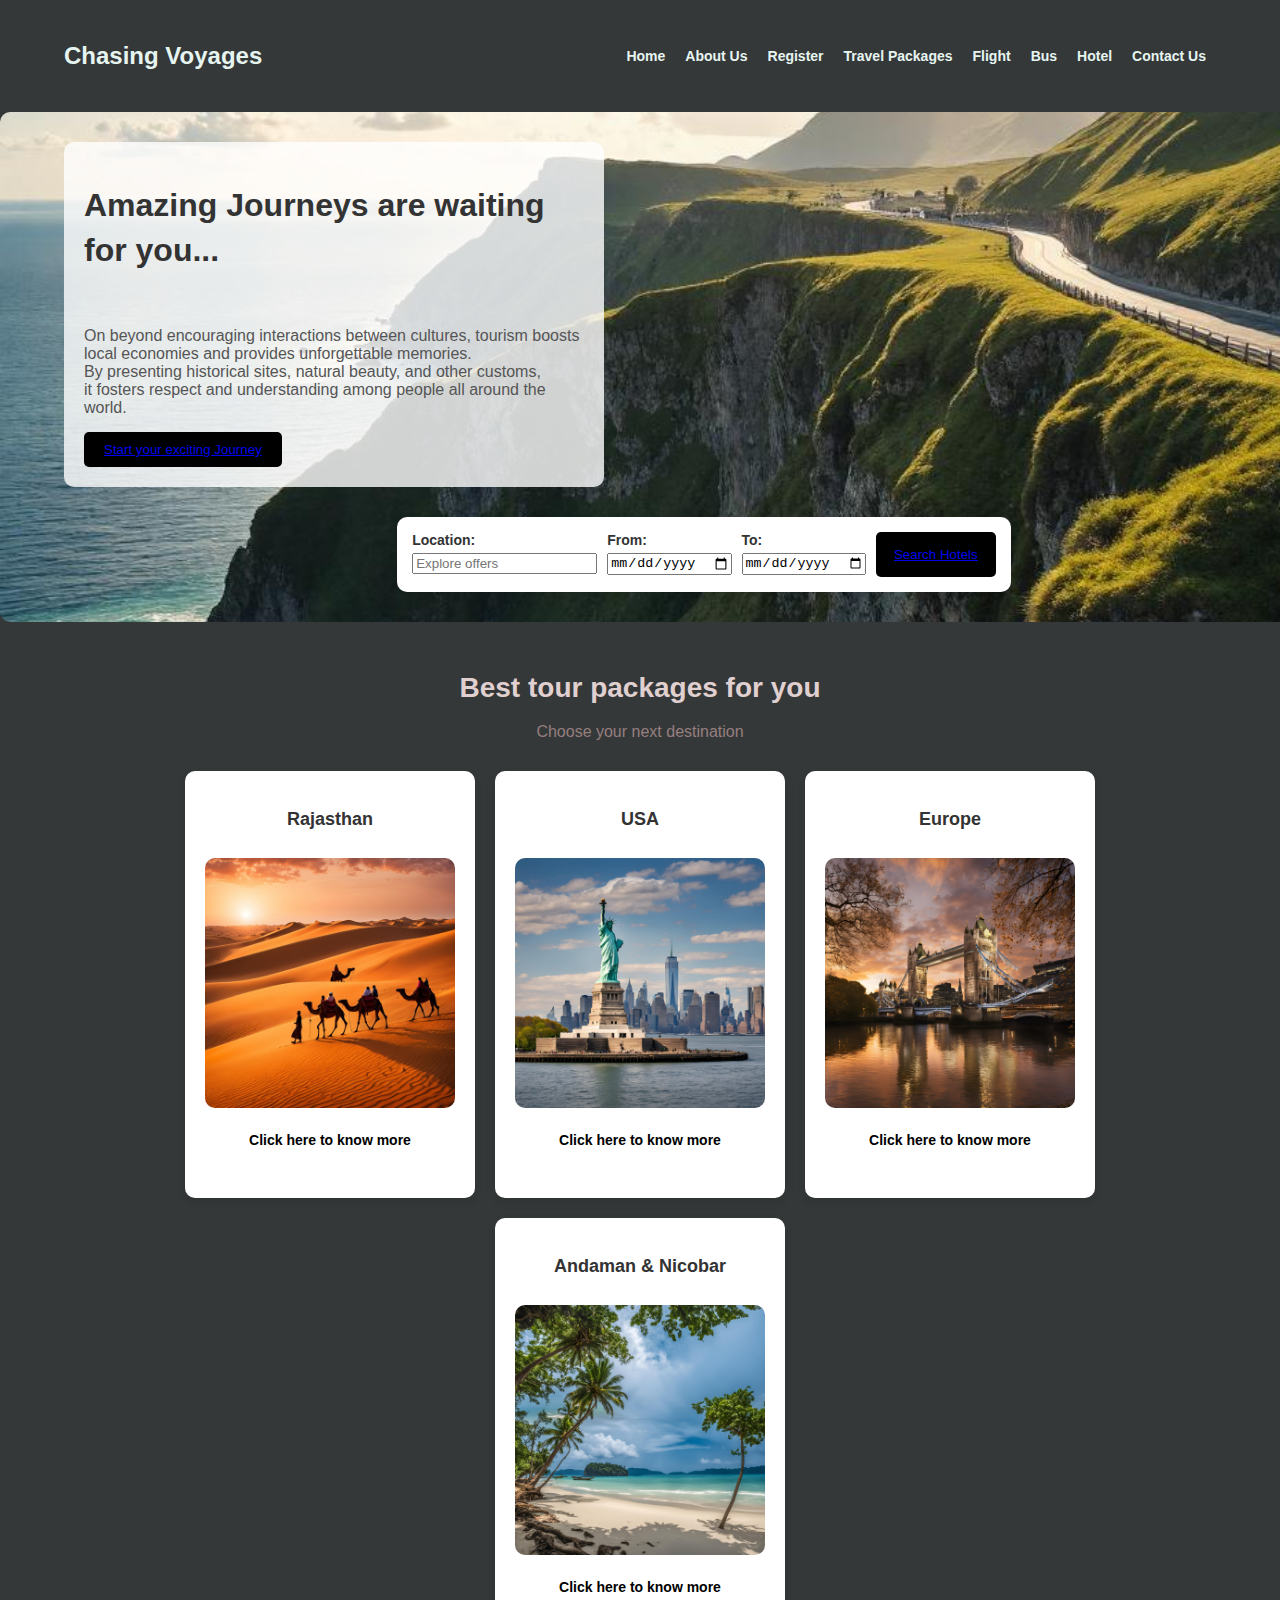
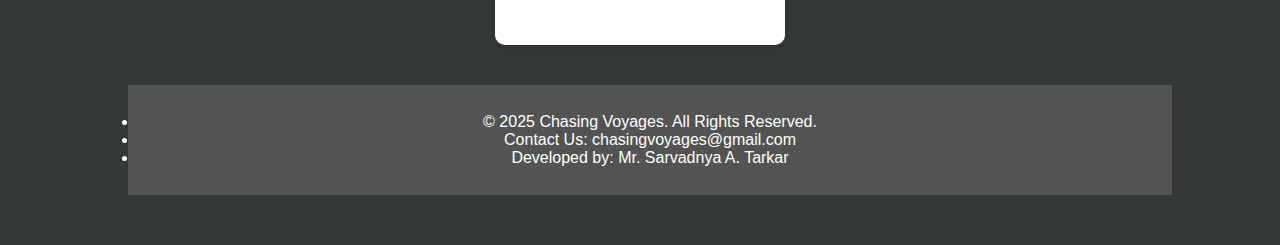
<file: index.html>
<!DOCTYPE html>
<html lang="en">

<head>
  <meta charset="UTF-8">
  <meta name="viewport" content="width=device-width, initial-scale=1.0">
  <title>Chasing Voyages - Home</title>
  <link rel="stylesheet" href="/css/home.css">
  <link rel="stylesheet" href="https://cdnjs.cloudflare.com/ajax/libs/font-awesome/6.7.2/css/all.min.css"
  integrity="sha512-Evv84Mr4kqVGRNSgIGL/F/aIDqQb7xQ2vcrdIwxfjThSH8CSR7PBEakCr51Ck+w+/U6swU2Im1vVX0SVk9ABhg=="
  crossorigin="anonymous" referrerpolicy="no-referrer"/>
</head>

<body>
 

  <header>

    <nav>
  
      <h4>Chasing Voyages</h4>
      <ul>
        <li><a href="index.html">Home</a></li>
        <li><a href="about.html">About Us</a></li>
        <li><a href="register.html">Register</a></li>
        <li><a href="packages.html">Travel Packages</a></li>
        <li><a href="flight.html">Flight</a></li>
        <li><a href="bus.html">Bus</a></li>
        <li><a href="hotel.html">Hotel</a></li>
        <li><a href="contact.html">Contact Us</a></li>
      </ul>
      <i class="bi bi-three-dots"></i>
    </nav> 
    <div class="content">
      <div class="cont_box">
       <h1>Amazing Journeys are waiting for you...</h1>
        <br>
        <p>On beyond encouraging interactions between cultures, tourism boosts local 
        economies and provides unforgettable memories. 
        <br> By presenting historical sites, natural beauty, and other customs, 
        <br> it fosters respect and understanding among people all around the world. 
        </p>
        <button class="turtle"><a href="packages.html">Start your exciting Journey</a></button>
      </div>
      <div class="trip_box">
        <div class="search_box">
          <div class="card">
            <h3>Location:</h3>
            <input type="text" placeholder="Explore offers">
          </div>
          <div class="card">
            <h3>From:</h3>
            <input type="date">
          </div>
          <div class="card">
            <h3>To:</h3>
            <input type="date">
          </div>
          <form action="">
            <button type="submit"><a href="hotel.html">Search Hotels</a></button>
          </form>
        </div>
      </div>
    </div>
  </header>
  
  <div class="offers">
    <h1>Best tour packages for you</h1>
    <p>Choose your next destination</p>
    <div class="cards">
      <div class="card"><h3>Rajasthan</h3>
        <img src="/img/Rajasthan.png" alt="Rajasthan Image" id="image" class="clickable image" height="130px" width="200px" data-link="packages.html">
        <p id="text" class="clickable text" data-link="packages.html" style="cursor: pointer;">Click here to know more</p>
      </div>
      <div class="card"><h3>USA</h3>
        <img src="/img/USA.png" alt="USA Image" id="image" class="clickable image" height="130px" width="200px" class="clickable image" data-link="packages.html">
        <p id="text" class="clickable text" data-link="packages.html" style="cursor: pointer;">Click here to know more</p>
      </div>
      <div class="card"><h3>Europe</h3>
        <img src="/img/Europe.png" alt="Europe Image" id="image" class="clickable image" data-link="packages.html" height="130px" width="200px">
        <p id="text" class="clickable text" data-link="packages.html" style="cursor: pointer;">Click here to know more</p>
      </div>
      <div class="card"><h3>Andaman & Nicobar</h3>
        <img src="/img/Andaman and Nicobar.png" alt="Andaman & Nicobar Image" id="image" class="clickable image" height="130px" width="200px" data-link="packages.html">
        <p id="text" class="clickable text" data-link="packages.html" style="cursor: pointer;">Click here to know more</p>
    </div>
  </div>

  <footer>
  <ul>
   <li>&copy; 2025 Chasing Voyages. All Rights Reserved.</li>
   <li>Contact Us: chasingvoyages@gmail.com</li>
   <li>Developed by: Mr. Sarvadnya A. Tarkar</li>
  </ul>
  </footer>

  <script src="/js/travel.js" defer></script>
</body>
</html>
</file>
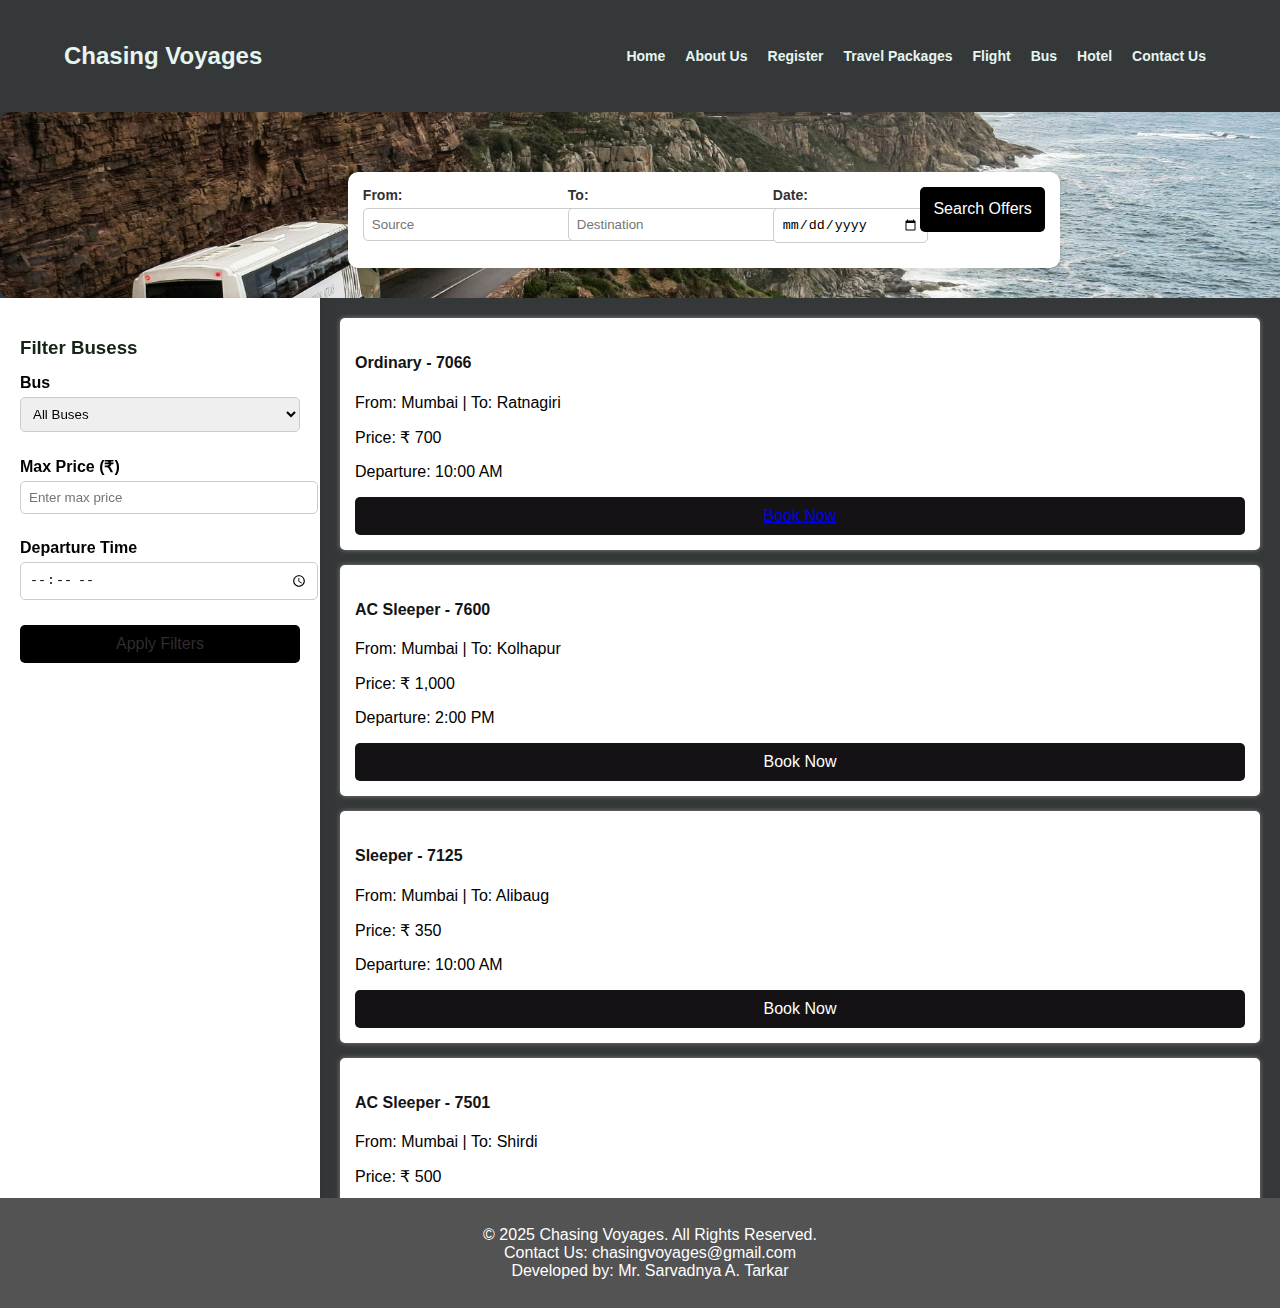
<file: bus.html>
<!DOCTYPE html>
<html lang="en">

<head>
    <meta charset="UTF-8">
    <meta name="viewport" content="width=device-width, initial-scale=1.0">
    <title>Chasing Voyages - Bus</title>
    <link rel="stylesheet" href="https://cdnjs.cloudflare.com/ajax/libs/font-awesome/6.7.2/css/all.min.css"
    integrity="sha512-Evv84Mr4kqVGRNSgIGL/F/aIDqQb7xQ2vcrdIwxfjThSH8CSR7PBEakCr51Ck+w+/U6swU2Im1vVX0SVk9ABhg=="
    crossorigin="anonymous" referrerpolicy="no-referrer" />
    <link rel="stylesheet" href="/css/bus.css">
</head>

<body>
  
    <header>

        <nav>
      
          <h4>Chasing Voyages</h4>
          <ul>
            <li><a href="index.html">Home</a></li>
            <li><a href="about.html">About Us</a></li>
            <li><a href="register.html">Register</a></li>
            <li><a href="packages.html">Travel Packages</a></li>
            <li><a href="flight.html">Flight</a></li>
            <li><a href=#>Bus</a></li>
            <li><a href="hotel.html">Hotel</a></li>
            <li><a href="contact.html">Contact Us</a></li>
          </ul>
          <i class="bi bi-three-dots"></i>
        </nav> 
        <div class="content">
          <div class="trip_box">
            <div class="search_box">
              <div class="card">
                <h3>From:</h3>
                <input type="text" placeholder="Source">
              </div>
              <div class="card">
                <h3>To:</h3>
                <input type="text" placeholder="Destination">
              </div>
              <div class="card">
                <h3>Date:</h3>
                <input type="date">
              </div>
              <form action="">
               <button type="submit">Search Offers</button>
              </form>
            </div>
          </div>
        </div>
      </header>
      
      
      <div class="container">
        <!-- Sidebar (Filters) -->
        <div class="sidebar">
            <h3>Filter Busess</h3>
    
        <div class="filter">
            <label for="roadway">Bus</label>
            <select id="roadway">
                <option value="">All Buses</option>
                <option value="ordinary">Ordinary</option>
                <option value="sleeper">Sleeper</option>
                <option value="acsleeper">AC Sleeper</option>
            </select>
        </div>
    
        <div class="filter">
            <label for="price">Max Price (&#8377;)</label>
            <input type="number" id="price" placeholder="Enter max price">
        </div>
    
        <div class="filter">
            <label for="departure">Departure Time</label>
            <input type="time" id="departure">
        </div>
    
            <button onclick="filterResults()">Apply Filters</button>
        </div>
    
        <!-- Main Content (Bus Listings) -->
        <div class="main-content">
            <div class="bus-card">
                <h4>Ordinary - 7066</h4>
                <p>From: Mumbai | To: Ratnagiri</p>
                <p>Price: &#8377; 700</p>
                <p>Departure: 10:00 AM</p>
                <button class="book-now"><a href="payment.html">Book Now</a></button>
            </div>
    
            <div class="bus-card">
                <h4>AC Sleeper - 7600</h4>
                <p>From: Mumbai | To: Kolhapur</p>
                <p>Price: &#8377; 1,000</p>
                <p>Departure: 2:00 PM</p>
                <button class="book-now">Book Now</button>
            </div>
    
            <div class="bus-card">
              <h4> Sleeper - 7125</h4>
              <p>From: Mumbai | To: Alibaug</p>
              <p>Price: &#8377; 350</p>
              <p>Departure: 10:00 AM</p>
              <button class="book-now">Book Now</button>
            </div>
    
          <div class="bus-card">
              <h4>AC Sleeper - 7501</h4>
              <p>From: Mumbai | To: Shirdi</p>
              <p>Price: &#8377; 500</p>
              <p>Departure: 10:30 AM</p>
              <button class="book-now">Book Now</button>
          </div>
    
          <div class="bus-card">
              <h4>AC Sleeper - 7424</h4>
              <p>From: Mumbai | To: Nagpur</p>
              <p>Price: &#8377; 2,000</p>
              <p>Departure: 11:00 AM</p>
              <button class="book-now">Book Now</button>
          </div>
    
          <div class="bus-card">
            <h4>Ordinary - 7042</h4>
            <p>From: Mumbai | To: Pune</p>
            <p>Price: &#8377; 400</p>
            <p>Departure: 11:30 AM</p>
            <button class="book-now">Book Now</button>
          </div>
    
        <div class="bus-card">
            <h4>AC Sleeper - 7661</h4>
            <p>From: Mumbai | To: Udgir</p>
            <p>Price: &#8377; 1,550</p>
            <p>Departure: 12:30 PM</p>
            <button class="book-now">Book Now</button>
        </div>
    
        <div class="bus-card">
            <h4>AC Sleeper - 7750</h4>
            <p>From: Mumbai | To: Belgaum</p>
            <p>Price: &#8377; 1,600</p>
            <p>Departure: 1:00 PM</p>
            <button class="book-now">Book Now</button>
        </div>
    
        <div class="bus-card">
          <h4>Ordinary - 7023</h4>
          <p>From: Mumbai | To: Revdanda</p>
          <p>Price: &#8377; 500</p>
          <p>Departure: 1:50 PM</p>
          <button class="book-now">Book Now</button>
        </div>
    
      <div class="flight-card">
          <h4>AC Sleeper - 7628</h4>
          <p>From: Mumbai | To: Murud/p>
          <p>Price: &#8377; 650</p>
          <p>Departure: 2:45 PM</p>
          <button class="book-now">Book Now</button>
      </div>
    
      <div class="flight-card">
          <h4>Ordinary - 7002</h4>
          <p>From: Mumbai | To: Alibaug</p>
          <p>Price: &#8377; 300</p>
          <p>Departure: 4:00 PM</p>
          <button class="book-now">Book Now</button>
      </div>
    
      </div>
    </div>
    
    <footer>
      <ul>
       <li>&copy; 2025 Chasing Voyages. All Rights Reserved.</li>
       <li>Contact Us: chasingvoyages@gmail.com</li>
       <li>Developed by: Mr. Sarvadnya A. Tarkar</li>
      </ul>
    </footer>
  
<script src="/js/travel.js"></script>
</body>

</html>
</file>
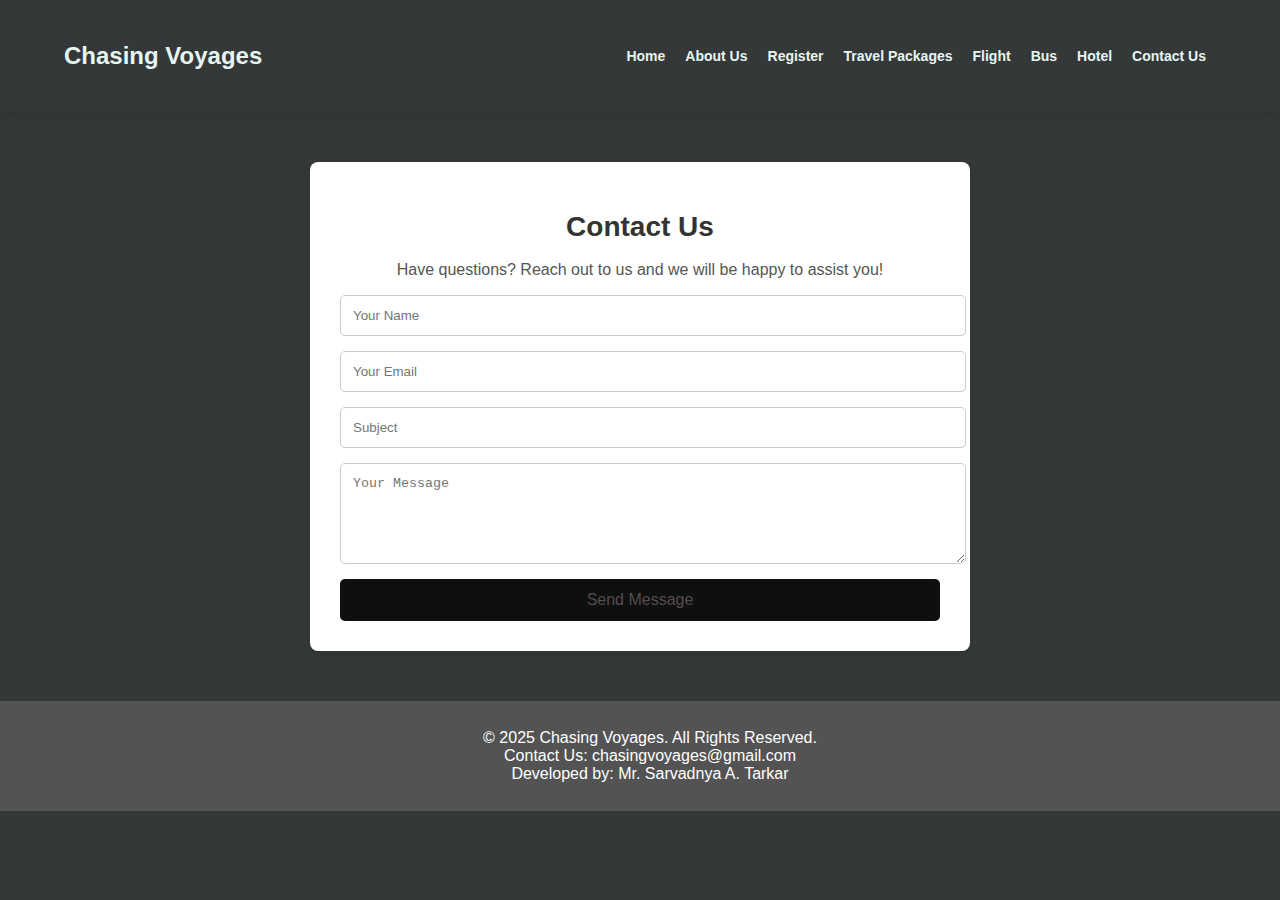
<file: contact.html>
<!DOCTYPE html>
<html lang="en">
<head>
    <meta charset="UTF-8">
    <meta name="viewport" content="width=device-width, initial-scale=1.0">
    <title>Chasing Voyages - Contact Us</title>
    <link rel="stylesheet" href="/css/contact.css">
</head>
<body>
    
  <header>

    <nav>
  
      <h4>Chasing Voyages</h4>
      <ul>
        <li><a href="index.html">Home</a></li>
        <li><a href="about.html">About Us</a></li>
        <li><a href="register.html">Register</a></li>
        <li><a href="packages.html">Travel Packages</a></li>
        <li><a href="flight.html">Flight</a></li>
        <li><a href="bus.html">Bus</a></li>
        <li><a href="hotel.html">Hotel</a></li>
        <li><a href=#>Contact Us</a></li>
      </ul>
      <i class="bi bi-three-dots"></i>
    </nav> 
  </header>
  
  <div class="contact-container">
    <h1>Contact Us</h1>
    <p>Have questions? Reach out to us and we will be happy to assist you!</p>

    <div class="contact-form">
        <form>
            <input type="text" name="name" placeholder="Your Name" required>
            <input type="email" name="email" placeholder="Your Email" required>
            <input type="text" name="subject" placeholder="Subject" required>
            <textarea name="message" rows="5" placeholder="Your Message" required></textarea>
            <button type="submit">Send Message</button>
        </form>
    </div>
</div>
  
  <footer>
  <ul>
   <li>&copy; 2025 Chasing Voyages. All Rights Reserved.</li>
   <li>Contact Us: chasingvoyages@gmail.com</li>
   <li>Developed by: Mr. Sarvadnya A. Tarkar</li>
  </ul>
  </footer>
</body>
</html>
</file>
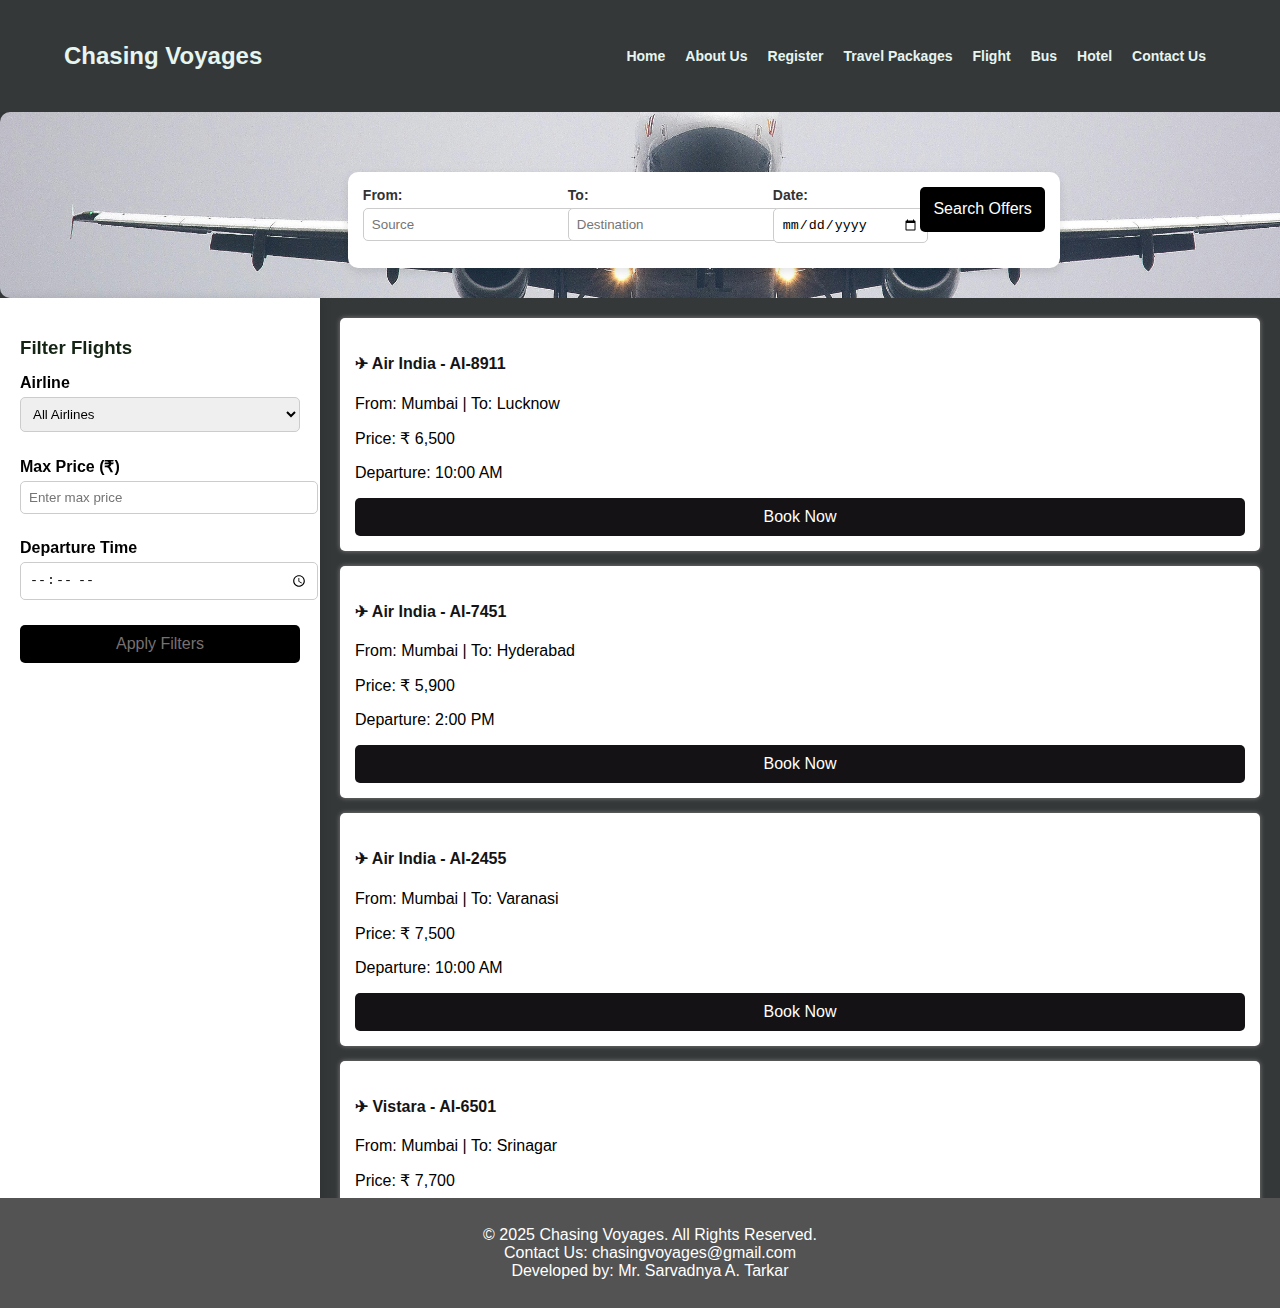
<file: flight.html>
<!DOCTYPE html>
<html lang="en">

<head>
    <meta charset="UTF-8">
    <meta name="viewport" content="width=device-width, initial-scale=1.0">
    <title>Chasing Voyages - Flights</title>
    <link rel="stylesheet" href="https://cdnjs.cloudflare.com/ajax/libs/font-awesome/6.7.2/css/all.min.css"
    integrity="sha512-Evv84Mr4kqVGRNSgIGL/F/aIDqQb7xQ2vcrdIwxfjThSH8CSR7PBEakCr51Ck+w+/U6swU2Im1vVX0SVk9ABhg=="
    crossorigin="anonymous" referrerpolicy="no-referrer" />
    <link rel="stylesheet" href="/css/flight.css">
</head>

<body>

  <header>

    <nav>
  
      <h4>Chasing Voyages</h4>
      <ul>
        <li><a href="index.html">Home</a></li>
        <li><a href="about.html">About Us</a></li>
        <li><a href="register.html">Register</a></li>
        <li><a href="packages.html">Travel Packages</a></li>
        <li><a href=#>Flight</a></li>
        <li><a href="bus.html">Bus</a></li>
        <li><a href="hotel.html">Hotel</a></li>
        <li><a href="contact.html">Contact Us</a></li>
      </ul>
      <i class="bi bi-three-dots"></i>
    </nav> 
    <div class="content">
      <div class="trip_box">
        <div class="search_box">
          <div class="card">
            <h3>From:</h3>
            <input type="text" placeholder="Source">
          </div>
          <div class="card">
            <h3>To:</h3>
            <input type="text" placeholder="Destination">
          </div>
          <div class="card">
            <h3>Date:</h3>
            <input type="date">
          </div>
          <form action="">
           <button type="submit">Search Offers</button>
          </form>
        </div>
      </div>
    </div>
  </header>
  
  
  <div class="container">
    <!-- Sidebar (Filters) -->
    <div class="sidebar">
        <h3>Filter Flights</h3>

    <div class="filter">
        <label for="airline">Airline</label>
        <select id="airline">
            <option value="">All Airlines</option>
            <option value="airindia">Air India</option>
            <option value="emirates">Indigo</option>
            <option value="britishairways">Vistara</option>
        </select>
    </div>

    <div class="filter">
        <label for="price">Max Price (&#8377;)</label>
        <input type="number" id="price" placeholder="Enter max price">
    </div>

    <div class="filter">
        <label for="departure">Departure Time</label>
        <input type="time" id="departure">
    </div>

        <button onclick="filterResults()">Apply Filters</button>
    </div>

    <!-- Main Content (Flight Listings) -->
    <div class="main-content">
        <div class="flight-card">
            <h4>✈ Air India - AI-8911</h4>
            <p>From: Mumbai | To: Lucknow</p>
            <p>Price: &#8377; 6,500</p>
            <p>Departure: 10:00 AM</p>
            <button class="book-now">Book Now</button>
        </div>

        <div class="flight-card">
            <h4>✈ Air India - AI-7451</h4>
            <p>From: Mumbai | To: Hyderabad</p>
            <p>Price: &#8377; 5,900</p>
            <p>Departure: 2:00 PM</p>
            <button class="book-now">Book Now</button>
        </div>

        <div class="flight-card">
          <h4>✈ Air India - AI-2455</h4>
          <p>From: Mumbai | To: Varanasi</p>
          <p>Price: &#8377; 7,500</p>
          <p>Departure: 10:00 AM</p>
          <button class="book-now">Book Now</button>
        </div>

      <div class="flight-card">
          <h4>✈ Vistara - AI-6501</h4>
          <p>From: Mumbai | To: Srinagar</p>
          <p>Price: &#8377; 7,700</p>
          <p>Departure: 10:30 AM</p>
          <button class="book-now">Book Now</button>
      </div>

      <div class="flight-card">
          <h4>&#9992; Indigo - 6E-1524</h4>
          <p>From: Mumbai | To: Jaipur</p>
          <p>Price: &#8377; 4,900</p>
          <p>Departure: 11:00 AM</p>
          <button class="book-now">Book Now</button>
      </div>

      <div class="flight-card">
        <h4>&#9992; Air India - AI-2142</h4>
        <p>From: Mumbai | To: Port Blair</p>
        <p>Price: &#8377; 8,500</p>
        <p>Departure: 11:30 AM</p>
        <button class="book-now">Book Now</button>
      </div>

    <div class="flight-card">
        <h4>&#9992; Indigo - 6E-5061</h4>
        <p>From: Mumbai | To: Cochin</p>
        <p>Price: &#8377; 7,550</p>
        <p>Departure: 12:30 PM</p>
        <button class="book-now">Book Now</button>
    </div>

    <div class="flight-card">
        <h4>&#9992; Air India - AI-1720</h4>
        <p>From: Mumbai | To: Bagdogra</p>
        <p>Price: &#8377; 6,900</p>
        <p>Departure: 1:00 PM</p>
        <button class="book-now">Book Now</button>
    </div>

    <div class="flight-card">
      <h4>&#9992; Air India - AI-2028</h4>
      <p>From: Mumbai | To: Chennai</p>
      <p>Price: &#8377; 5,500</p>
      <p>Departure: 1:50 PM</p>
      <button class="book-now">Book Now</button>
    </div>

  <div class="flight-card">
      <h4>&#9992; Indigo - 6E-5017</h4>
      <p>From: Mumbai | To: Kolkata</p>
      <p>Price: &#8377; 7,000</p>
      <p>Departure: 2:45 PM</p>
      <button class="book-now">Book Now</button>
  </div>

  <div class="flight-card">
      <h4>&#9992; Air India - AI-1218</h4>
      <p>From: Mumbai | To: Bangalore</p>
      <p>Price: &#8377; 5,000</p>
      <p>Departure: 4:00 PM</p>
      <button class="book-now">Book Now</button>
  </div>

  </div>
</div>

<footer>
  <ul>
   <li>&copy; 2025 Chasing Voyages. All Rights Reserved.</li>
   <li>Contact Us: chasingvoyages@gmail.com</li>
   <li>Developed by: Mr. Sarvadnya A. Tarkar</li>
  </ul>
</footer>


<script src="/js/travel.js"></script>
</body>

</html>
</file>
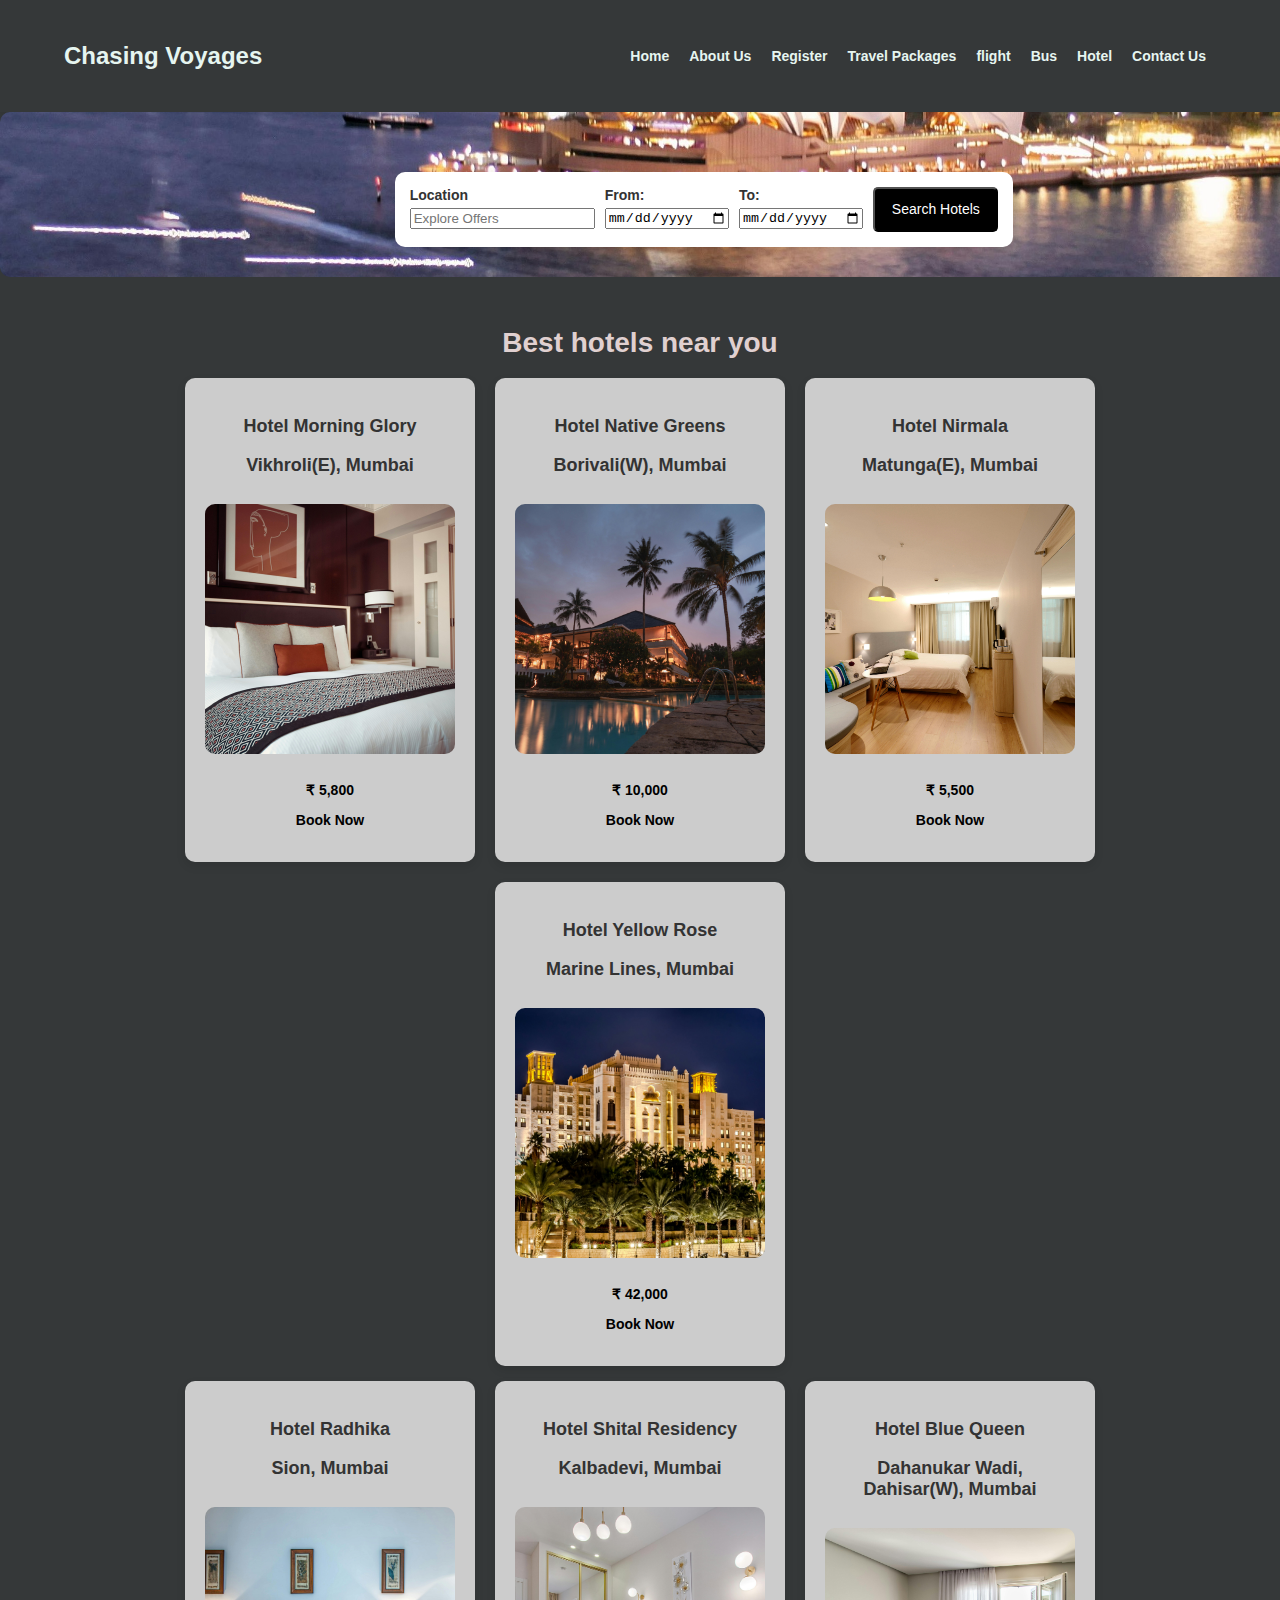
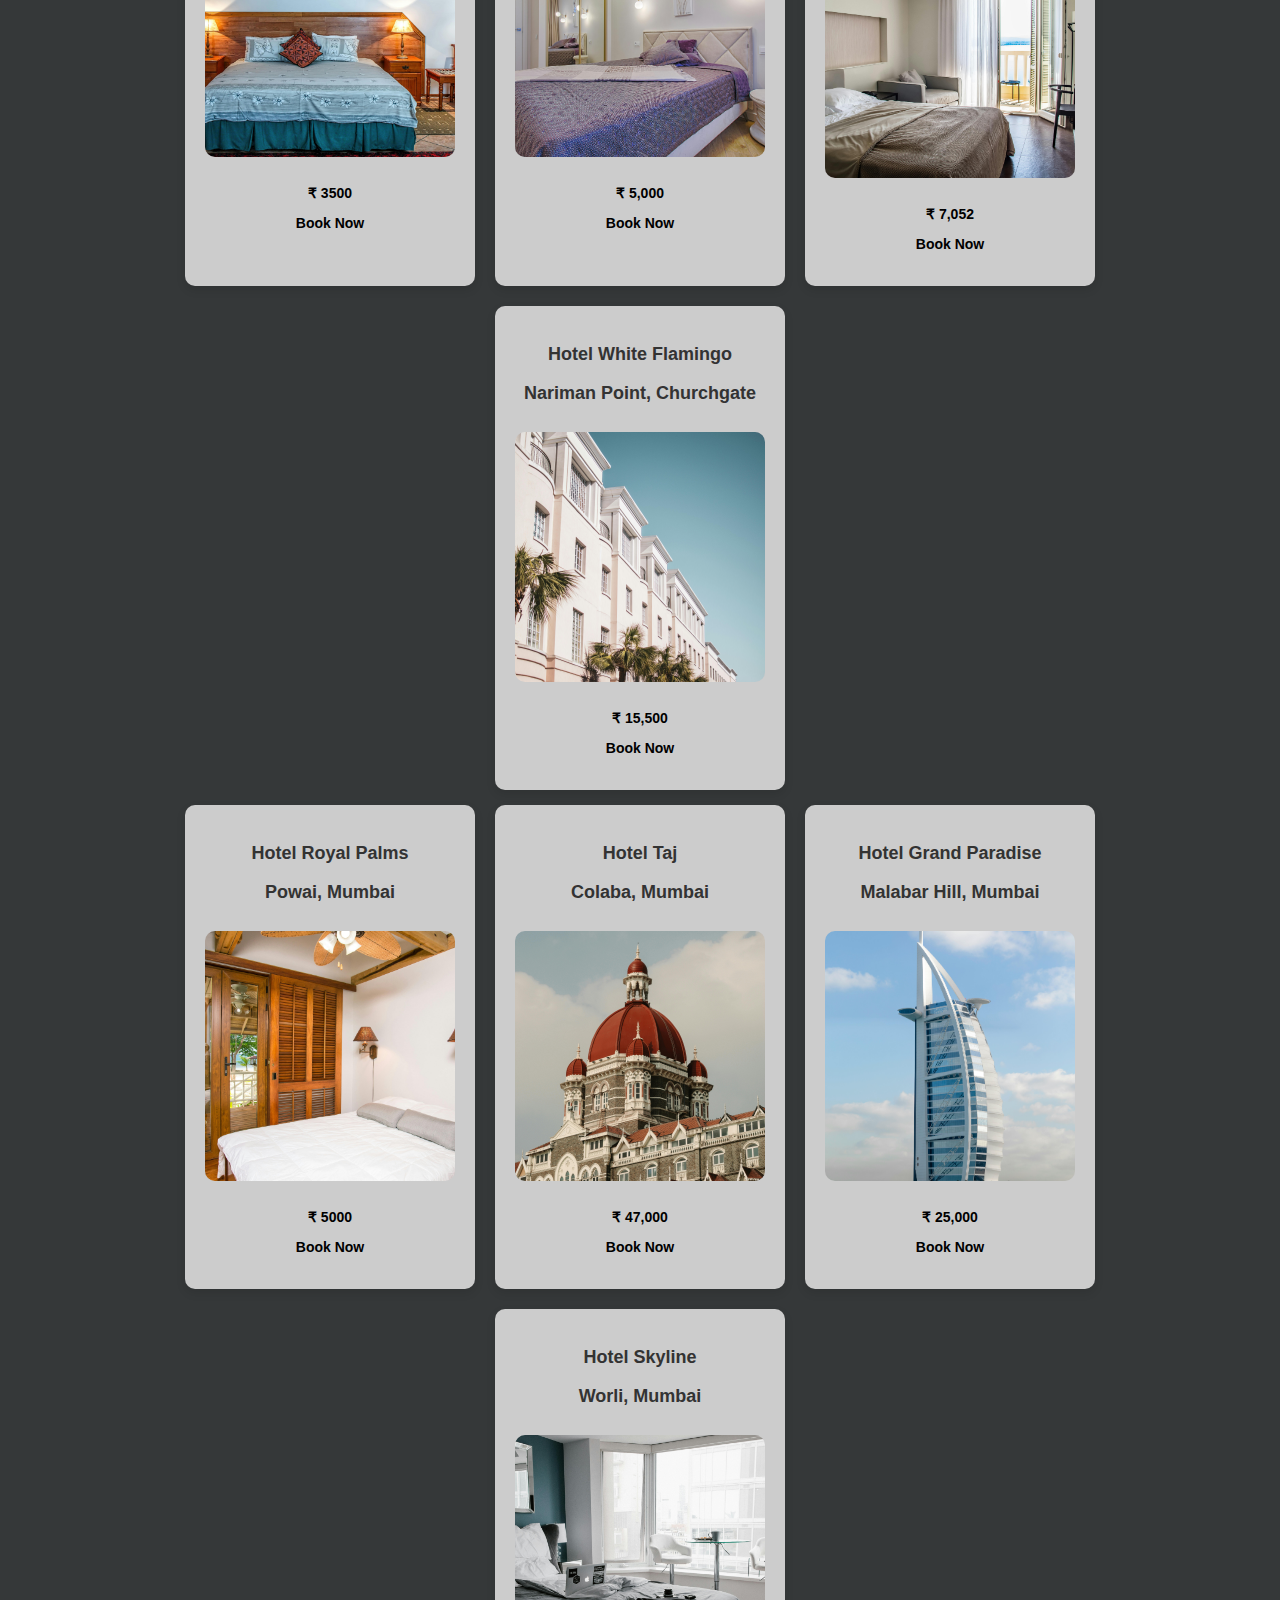
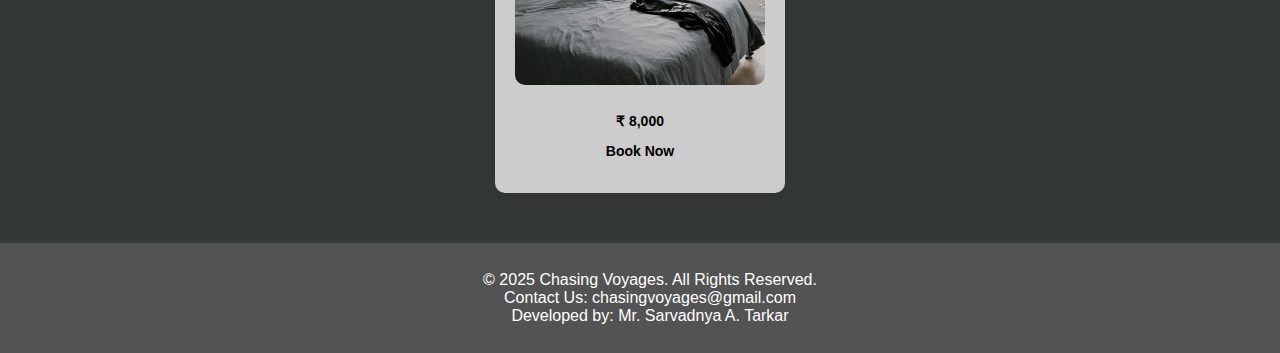
<file: hotel.html>
<!DOCTYPE html>
<html lang="en">

<head>
  <meta charset="UTF-8">
  <meta name="viewport" content="width=device-width, initial-scale=1.0">
  <title>Chasing Voyages - Hotels</title>
  <link rel="stylesheet" href="/css/hotel.css">
</head>

<body>
 
  <header> 
    <nav>

      <h4>Chasing Voyages</h4>
      <ul>
        <li><a href="index.html">Home</a></li>
        <li><a href="about.html">About Us</a></li>
        <li><a href="register.html">Register</a></li>
        <li><a href="packages.html">Travel Packages</a></li>
        <li><a href="flight.html">flight</a></li>
        <li><a href="bus.html">Bus</a></li>
        <li><a href=#>Hotel</a></li>
        <li><a href="contact.html">Contact Us</a></li>
      </ul>
      <i class="bi bi-three-dots"></i>
    </nav>
    <div class="content">
      <div class="trip_box">
        <div class="search_box">
          <div class="card">
            <h3>Location</h3>
            <input type="text" placeholder="Explore Offers">
          </div>
          <div class="card">
            <h3>From:</h3>
            <input type="date">
          </div>
          <div class="card">
            <h3>To:</h3>
            <input type="date">
          </div>
          <form action="">
            <button type="submit">Search Hotels</button>
          </form>
        </div>
      </div>
    </div>
    
  </header>

  <div class="offers">
    <h1>Best hotels near you</h1>
    
    <div class="cards">
      <div class="card"><h3>Hotel Morning Glory</h3>
        <h3>Vikhroli(E), Mumbai</h3>
        <img src="/img/h1.jpg" alt="Hotel Morning Glory Image" id="image" class="clickable image" height="130px" width="200px" data-link="packages.html">
        <p>&#8377; 5,800</p>
        <p id="text" class="clickable text" data-link="payment.html" style="cursor: pointer;">Book Now</p>
      </div>
      <div class="card"><h3>Hotel Native Greens</h3>
        <h3>Borivali(W), Mumbai</h3>
        <img src="/img/h2.jpg" alt="Hotel Native Greens Image" id="image" class="clickable image" height="130px" width="200px" class="clickable image" data-link="packages.html">
        <p>&#8377; 10,000</p>
        <p id="text" class="clickable text" data-link="packages.html" style="cursor: pointer;">Book Now</p>
      </div>
      <div class="card"><h3>Hotel Nirmala</h3>
        <h3>Matunga(E), Mumbai</h3>
        <img src="/img/h3.jpg" alt="Hotel Nirmala Image" id="image" class="clickable image" data-link="packages.html" height="130px" width="200px">
        <p>&#8377; 5,500</p>
        <p id="text" class="clickable text" data-link="payment.html" style="cursor: pointer;">Book Now</p>
      </div>
      <div class="card"><h3>Hotel Yellow Rose</h3>
        <h3>Marine Lines, Mumbai</h3>
        <img src="/img/h4.jpg" alt="Hotel Yellow Rose Image" id="image" class="clickable image" height="130px" width="200px" data-link="packages.html">
        <p>&#8377; 42,000</p>
        <p id="text" class="clickable text" data-link="payment.html" style="cursor: pointer;">Book Now</p>
      </div>
    </div>

    <div class="cards">
      <div class="card"><h3>Hotel Radhika</h3>
        <h3>Sion, Mumbai</h3>
        <img src="/img/h5.jpg" alt="Rajasthan Image" id="image" class="clickable image" height="130px" width="200px" data-link="packages.html">
        <p>&#8377; 3500</p>
        <p id="text" class="clickable text" data-link="payment.html" style="cursor: pointer;">Book Now</p>
      </div>
      <div class="card"><h3>Hotel Shital Residency</h3>
        <h3>Kalbadevi, Mumbai</h3>
        <img src="/img/h6.jpg" alt="Hotel Shital Residency Image" id="image" class="clickable image" height="130px" width="200px" class="clickable image" data-link="packages.html">
        <p>&#8377; 5,000</p>
        <p id="text" class="clickable text" data-link="payment.html" style="cursor: pointer;">Book Now</p>
      </div>
      <div class="card"><h3>Hotel Blue Queen</h3>
        <h3>Dahanukar Wadi, Dahisar(W), Mumbai</h3>
        <img src="/img/h7.jpg" alt="Hotel Blue Queen Image" id="image" class="clickable image" data-link="packages.html" height="130px" width="200px">
        <p>&#8377; 7,052</p>
        <p id="text" class="clickable text" data-link="payment.html" style="cursor: pointer;">Book Now</p>
      </div>
      <div class="card"><h3>Hotel White Flamingo</h3>
        <h3>Nariman Point, Churchgate</h3>
        <img src="/img/h10.jpg" alt="Hotel White Flamingo Image" id="image" class="clickable image" height="130px" width="200px" data-link="packages.html">
        <p>&#8377; 15,500</p>
        <p id="text" class="clickable text" data-link="payment.html" style="cursor: pointer;">Book Now</p>
      </div>
    </div>

    <div class="cards">
      <div class="card"><h3>Hotel Royal Palms</h3>
        <h3>Powai, Mumbai</h3>
        <img src="/img/h8.jpg" alt="Hotel Royal Palms Image" id="image" class="clickable image" height="130px" width="200px" data-link="packages.html">
        <p>&#8377; 5000</p>
        <p id="text" class="clickable text" data-link="payment.html" style="cursor: pointer;">Book Now</p>
      </div>
      <div class="card"><h3>Hotel Taj</h3>
        <h3>Colaba, Mumbai</h3>
        <img src="/img/h9.jpg" alt="Hotel Taj Image" id="image" class="clickable image" height="130px" width="200px" class="clickable image" data-link="packages.html">
        <p>&#8377; 47,000</p>
        <p id="text" class="clickable text" data-link="payment.html" style="cursor: pointer;">Book Now</p>
      </div>
      <div class="card"><h3>Hotel Grand Paradise</h3>
        <h3>Malabar Hill, Mumbai</h3>
        <img src="/img/h11.jpg" alt="Hotel Grand Paradise Image" id="image" class="clickable image" data-link="packages.html" height="130px" width="200px">
        <p>&#8377; 25,000</p>
        <p id="text" class="clickable text" data-link="payment.html" style="cursor: pointer;">Book Now</p>
      </div>
      <div class="card"><h3>Hotel Skyline</h3>
        <h3>Worli, Mumbai</h3>
        <img src="/img/h12.jpg" alt="Hotel Skyline Image" id="image" class="clickable image" height="130px" width="200px" data-link="packages.html">
        <p>&#8377; 8,000</p>
        <p id="text" class="clickable text" data-link="payment.html" style="cursor: pointer;">Book Now</p>
      </div>
    </div>
  </div>
 <footer>
  <ul>
    <li>&copy; 2025 Chasing Voyages. All Rights Reserved.</li>
    <li>Contact Us: chasingvoyages@gmail.com</li>
    <li>Developed by: Mr. Sarvadnya A. Tarkar</li>
  </ul>
 </footer>

<script src="/js/travel.js"></script>
</body>

</html>
</file>
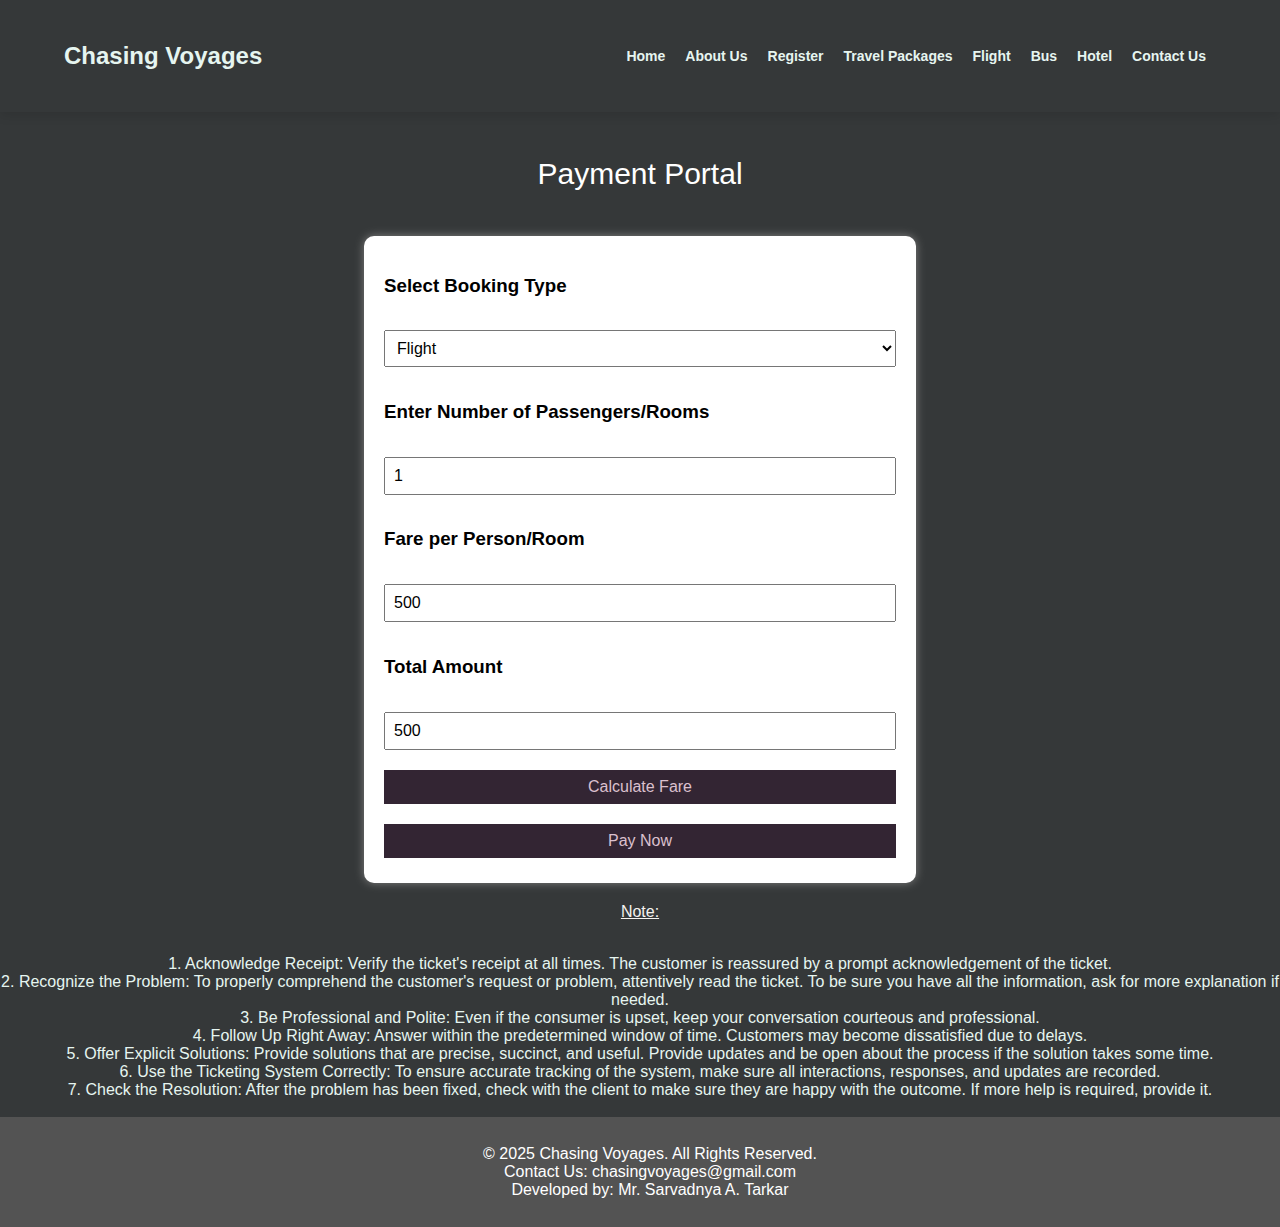
<file: payment.html>
<!DOCTYPE html>
<html lang="en">
<head>
    <meta charset="UTF-8">
    <meta name="viewport" content="width=device-width, initial-scale=1.0">
    <title>Chasing Voyages - Payment Portal</title>
    <link rel="stylesheet" href="/css/payment.css">
</head>
<body>
    
    <header>

        <nav>
      
          <h4>Chasing Voyages</h4>
          <ul>
            <li><a href="index.html">Home</a></li>
            <li><a href="about.html">About Us</a></li>
            <li><a href="register.html">Register</a></li>
            <li><a href="packages.html">Travel Packages</a></li>
            <li><a href="flight.html">Flight</a></li>
            <li><a href="bus.html">Bus</a></li>
            <li><a href="hotel.html">Hotel</a></li>
            <li><a href="contact.html">Contact Us</a></li>
          </ul>
          <i class="bi bi-three-dots"></i>
        </nav> 
        <p>Payment Portal</p>
    </header>
    
    <div class="payment-container">
        <div class="booking-form">
            <h3>Select Booking Type</h3>
            <select id="bookingType">
                <option value="flight">Flight</option>
                <option value="hotel">Hotel</option>
                <option value="bus">Bus</option>
            </select>

            <h3>Enter Number of Passengers/Rooms</h3>
            <input type="number" id="numPassengers" min="1" value="1">

            <h3>Fare per Person/Room</h3>
            <input type="text" id="fare" value="500" readonly>

            <h3>Total Amount</h3>
            <input type="text" id="totalAmount" value="500" readonly>

            <button id="calculateFare">Calculate Fare</button>
            <button id="payNow">Pay Now</button>
        </div>

        <div id="confirmationMessage" class="hidden">
            <h2>✅ Booking Successful!</h2>
            <p id="bookingDetails"></p>
            <button onclick="window.location.reload()">New Booking</button>
        </div>
    </div>

    <div class="note">
        <p><u>Note:</u></p>
        <ul class="items">
            <li>1. Acknowledge Receipt: Verify the ticket's receipt at all times. The customer is reassured by a prompt acknowledgement of the ticket.</li>
            <li>2. Recognize the Problem: To properly comprehend the customer's request or problem, attentively read the ticket. To be sure you have all the information, ask for more explanation if needed.</li>
            <li>3. Be Professional and Polite: Even if the consumer is upset, keep your conversation courteous and professional.</li>
            <li>4. Follow Up Right Away: Answer within the predetermined window of time. Customers may become dissatisfied due to delays.</li>
            <li>5. Offer Explicit Solutions: Provide solutions that are precise, succinct, and useful. Provide updates and be open about the process if the solution takes some time.</li>
            <li>6. Use the Ticketing System Correctly: To ensure accurate tracking of the system, make sure all interactions, responses, and updates are recorded.</li>
            <li>7. Check the Resolution: After the problem has been fixed, check with the client to make sure they are happy with the outcome. If more help is required, provide it.</li>
        </ul>
    </div>
    
    <footer>
      <ul>
       <li>&copy; 2025 Chasing Voyages. All Rights Reserved.</li>
       <li>Contact Us: chasingvoyages@gmail.com</li>
       <li>Developed by: Mr. Sarvadnya A. Tarkar</li>
      </ul>
    </footer>

    <script>
        document.getElementById('calculateFare').addEventListener('click', function() {
            let numPassengers = document.getElementById('numPassengers').value;
            let fare = document.getElementById('fare').value;
            let totalAmount = numPassengers * fare;
            
            document.getElementById('totalAmount').value = totalAmount;
    
            // Show confirmation message
            document.getElementById('confirmationMessage').classList.remove('hidden');
            document.getElementById('bookingDetails').textContent = `Booking Type: ${document.getElementById('bookingType').value} | Passengers/Rooms: ${numPassengers} | Total Amount: ₹${totalAmount}`;
            
            // Hide the form
            document.querySelector('.booking-form').style.display = 'none';
        });
    
        document.getElementById('payNow').addEventListener('click', function() {
            alert("Payment Succesful");
            // Add payment gateway integration here
        });
    </script>
    

</body>
</html>
</file>
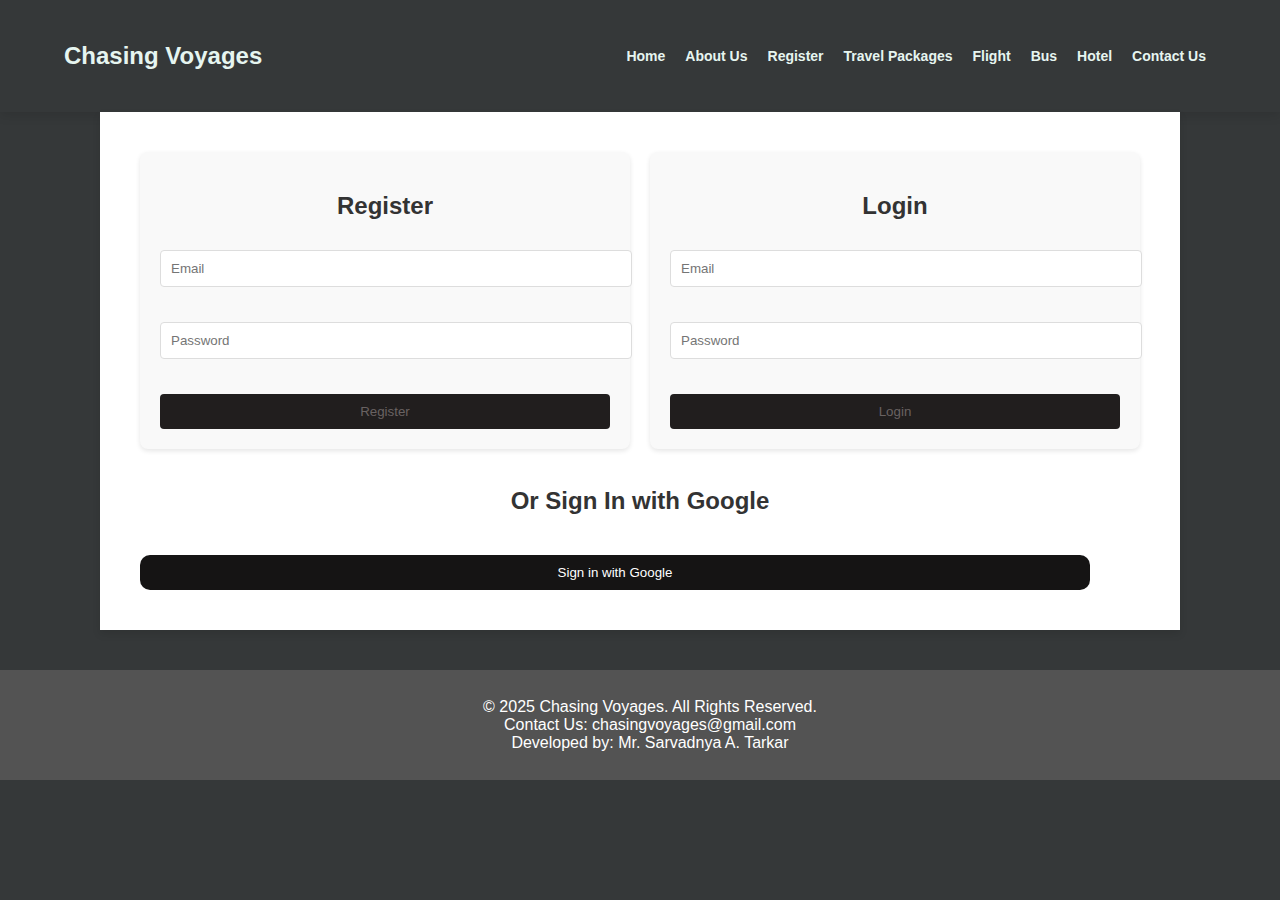
<file: register.html>
<!DOCTYPE html>
<html lang="en">
<head>
    <meta charset="UTF-8">
    <meta name="viewport" content="width=device-width, initial-scale=1.0">
    <title>Chasing Voyages - Register</title>
    <link rel="stylesheet" href="/css/register.css">
</head>
<body>
    <header>

        <nav>
      
          <h4>Chasing Voyages</h4>
          <ul>
            <li><a href="index.html">Home</a></li>
            <li><a href="about.html">About Us</a></li>
            <li><a href=#>Register</a></li>
            <li><a href="packages.html">Travel Packages</a></li>
            <li><a href="flight.html">Flight</a></li>
            <li><a href="bus.html">Bus</a></li>
            <li><a href="hotel.html">Hotel</a></li>
            <li><a href="contact.html">Contact Us</a></li>
          </ul>
          <i class="bi bi-three-dots"></i>
        </nav> 
    </header>
      
    <div class="auth-container">
        <div class="form-container">
          <!-- Register Form -->
          <div class="form-box">
            <h2>Register</h2>
            <form id="register-form">
              <input type="email" id="email" placeholder="Email" required />
              <input type="password" id="password" placeholder="Password" required />
              <button type="submit">Register</button>
            </form>
          </div>
    
          <!-- Login Form -->
          <div class="form-box">
            <h2>Login</h2>
            <form id="login-form">
              <input type="email" id="login-email" placeholder="Email" required />
              <input type="password" id="login-password" placeholder="Password" required />
              <button type="submit">Login</button>
            </form>
          </div>
        </div>
        <br>
        <h2>Or Sign In with Google</h2>
        <button id="google-signin-btn">Sign in with Google</button>
      </div>

    <footer>
      <ul>
       <li>&copy; 2025 Chasing Voyages. All Rights Reserved.</li>
       <li>Contact Us: chasingvoyages@gmail.com</li>
       <li>Developed by: Mr. Sarvadnya A. Tarkar</li>
      </ul>
    </footer>
</body>
</html>
</file>
<file: css/home.css>
body {
    font-family: 'Arial', sans-serif;
    background-color: #353839;
    margin: 0;
    padding: 0;
}

header {
    width: 100%;
    height: auto;
}

header nav {
    display: flex;
    justify-content: space-between;
    align-items: center;
    padding: 10px 5%;
    box-shadow: 0px 4px 10px rgba(0, 0, 0, 0.1);
}

header nav h4 {
    color: #e6f5f0;
    font-weight: bold;
    font-size: 24px;
}

header nav ul {
    list-style: none;
    display: flex;
    padding: 0;
    margin: 0;
}

header nav ul li {
    margin: 0 10px;
}

header nav ul li a {
    text-decoration: none;
    color: #e6f5f0;
    font-size: 14px;
    font-weight: bold;
    transition: color 0.3s ease;
}

header nav ul li a:hover {
    color: #544c4c;
}

header nav .bi-three-dots {
    display: none;
}

header .content {
    position: relative;
    width: 100%;
    height: auto;
    padding: 30px 5%;
    background: url('/img/cliff.jpg') no-repeat center center/cover;
    border-radius: 10px;
    color: #ffffff;
}

header .content .cont_box {
    width: 500px;
    background-color: rgba(255, 255, 255, 0.8);
    padding: 20px;
    border-radius: 10px;
    color: #000000;
}

header .content .cont_box h1 {
    font-size: 32px;
    line-height: 1.4;
    color: #333333;
    font-weight: bold;
}

header .content .cont_box p {
    font-size: 16px;
    color: #555555;
    margin: 15px 0;
}

header .content .cont_box button {
    padding: 10px 20px;
    background-color: #000000;
    color: #ffffff;
    border: none;
    border-radius: 5px;
    cursor: pointer;
    transition: background-color 0.3s ease;
}

header .content .cont_box button:hover {
    background-color: #333333;
}

header .trip_box {
    margin-top: 30px;
    display: flex;
    justify-content: center;
}

header .trip_box .search_box {
    background: #ffffff;
    padding: 15px;
    border-radius: 10px;
    box-shadow: 0px 4px 10px rgba(0, 0, 0, 0.1);
    display: flex;
    gap: 10px;
}

header .trip_box .search_box .card {
    display: flex;
    flex-direction: column;
    gap: 5px;
}

header .trip_box .search_box .card h3 {
    margin: 0;
    font-size: 14px;
    font-weight: bold;
    color: #333333;
}

header .trip_box .search_box form button{
    background-color: #000000;
    color: #ffffff;
    height: 45px;
    width: 120px;
    border: none;
    border-radius: 5px;
    text-align: center;
    cursor: pointer;
    transition: background-color 0.3s ease;
}

header .trip_box .search_box form button:hover{
    background-color: #333333;
}

.offers {
    width: 80%;
    margin: 50px auto;
    text-align: center;
}

.offers h1 {
    font-size: 28px;
    font-weight: bold;
    color: #e0d0d0;
}

.offers p {
    font-size: 16px;
    color: #957f7f;
    margin: 10px 0 30px 0;
}

.offers .cards {
    display: flex;
    flex-wrap: wrap;
    justify-content: center;
    gap: 20px;
}

.offers .cards .card {
    width: 250px;
    background-color: #ffffff;
    padding: 20px;
    border-radius: 10px;
    box-shadow: 0px 4px 10px rgba(0, 0, 0, 0.1);
    text-align: center;
    transition: transform 0.3s ease;
}

.offers .cards .card:hover {
    transform: translateY(-10px);
}

.offers .cards .card h3 {
    font-size: 18px;
    font-weight: bold;
    color: #333333;
}

.offers .cards .card img {
    width: 100%;
    height: 250px;
    object-fit: cover;
    border-radius: 10px;
    margin: 10px 0;
}

.offers .cards .card p {
    font-size: 14px;
    font-weight: bold;
    color: #000000;
    cursor: pointer;
    transition: color 0.3s ease;
}

.offers .cards .card p:hover {
    color: #cccccc;
}

footer {
    background: #535353;
    color: white;
    text-align: center;
    padding: 10px;
    position: relative;
    width: 100%;
    margin: auto;
    margin-top: 40px;
    bottom: 0;
} 

ul{
    display: inline;
    margin: 40px;
    text-align: center;
}
</file>
<file: css/bus.css>
body {
    font-family: 'Arial', sans-serif;
    background-color: #353839;
    margin: 0;
    padding: 0;
}

header {
    width: 100%;
    height: auto;
}

header nav {
    display: flex;
    justify-content: space-between;
    align-items: center;
    padding: 10px 5%;
    box-shadow: 0px 4px 10px rgba(0, 0, 0, 0.1);
}

header nav h4 {
    color: #e6f5f0;
    font-weight: bold;
    font-size: 24px;
}

header nav ul {
    list-style: none;
    display: flex;
    padding: 0;
    margin: 0;
}

header nav ul li {
    margin: 0 10px;
}

header nav ul li a {
    text-decoration: none;
    color: #e6f5f0;
    font-size: 14px;
    font-weight: bold;
    transition: color 0.3s ease;
}

header nav ul li a:hover {
    color: #544c4c;
}

header nav .bi-three-dots {
    display: none;
}

header .content {
    position: relative;
    width: 100%;
    height: auto;
    padding: 30px 5%;
    background: url('/img/bus.jpg') no-repeat center center/cover;
    border-radius: 10px;
    color: #ffffff;
}

header .content .cont_box {
    width: 500px;
    background-color: rgba(255, 255, 255, 0.8);
    padding: 20px;
    border-radius: 10px;
    color: #000000;
}

header .content .cont_box h1 {
    font-size: 32px;
    line-height: 1.4;
    color: #333333;
    font-weight: bold;
}

header .content .cont_box p {
    font-size: 16px;
    color: #555555;
    margin: 15px 0;
}

header .content .cont_box button {
    padding: 10px 20px;
    background-color: #000000;
    color: #ffffff;
    border: none;
    border-radius: 5px;
    cursor: pointer;
    transition: background-color 0.3s ease;
}

header .content .cont_box button:hover {
    background-color: #333333;
}

header .trip_box {
    margin-top: 30px;
    display: flex;
    justify-content: center;
}

header .trip_box .search_box {
    background: #ffffff;
    padding: 15px;
    border-radius: 10px;
    box-shadow: 0px 4px 10px rgba(0, 0, 0, 0.1);
    display: flex;
    gap: 10px;
}

header .trip_box .search_box .card {
    display: flex;
    flex-direction: column;
    gap: 5px;
}

header .trip_box .search_box .card h3 {
    margin: 0;
    font-size: 14px;
    font-weight: bold;
    color: #333333;
}

header .trip_box .search_box form button {
    background-color: #000000;
    color: #ffffff;
    height: 45px;
    width: 125px;
    border: none;
    border-radius: 5px;
    text-align: center;
    cursor: pointer;
    transition: background-color 0.3s ease;
}

header .trip_box .search_box form button:hover {
    background-color: #333333;
}

.container {
    display: flex;
    flex-direction: row; /* Sidebar & Main Content Side by Side */
    height: 100vh;
}

.sidebar {
    width: 280px;
    background: white;
    padding: 20px;
    box-shadow: 2px 0 10px rgba(0, 0, 0, 0.1);
    height: 100%;
    position: sticky;
    top: 0;
}

.sidebar h3 {
    margin-bottom: 15px;
    color: #142414;
}

.filter {
    margin-bottom: 15px;
}

label {
    display: block;
    margin-bottom: 5px;
    font-weight: bold;
}

select, input {
    width: 100%;
    padding: 8px;
    margin-bottom: 10px;
    border: 1px solid #ccc;
    border-radius: 5px;
}

button {
    width: 100%;
    padding: 10px;
    background: #000000;
    color: rgb(50, 44, 44);
    border: none;
    cursor: pointer;
    font-size: 16px;
    border-radius: 5px;
}

button:hover {
    background: #544c4c;
}

.main-content {
    flex: 1;
    padding: 20px;
    overflow-y: auto;
}

.bus-card {
    background: white;
    padding: 15px;
    margin-bottom: 15px;
    border-radius: 5px;
    box-shadow: 0px 0px 5px gray;
}

.bus-card h4 {
    color: #141414;
}


.book-now {
    background: #141214;
    color: white;
    border: none;
    padding: 10px 15px;
    cursor: pointer;
    border-radius: 5px;
}

.book-now:hover {
    background: #535458;
}

footer {
    background: #535353;
    color: white;
    text-align: center;
    padding: 10px;
    position: relative;
    width: 100%;
    bottom: 0;
}

@media (max-width: 768px) {
    .container {
        flex-direction: column;
    }

    .sidebar {
        width: 100%;
        position: relative;
    }

    .main-content {
        padding: 10px;
    }
}

ul{
    display: inline;
    margin: 40px;
    text-align: center;
}
</file>
<file: css/contact.css>
body {
    font-family: 'Arial', sans-serif;
    background-color: #353839;
    margin: 0;
    padding: 0;
}

header {
    width: 100%;
    height: auto;
}

header nav {
    display: flex;
    justify-content: space-between;
    align-items: center;
    padding: 10px 5%;
    box-shadow: 0px 4px 10px rgba(0, 0, 0, 0.1);
}

header nav h4 {
    color: #e6f5f0;
    font-weight: bold;
    font-size: 24px;
}

header nav ul {
    list-style: none;
    display: flex;
    padding: 0;
    margin: 0;
}

header nav ul li {
    margin: 0 10px;
}

header nav ul li a {
    text-decoration: none;
    color: #e6f5f0;
    font-size: 14px;
    font-weight: bold;
    transition: color 0.3s ease;
}

header nav ul li a:hover {
    color: #544c4c;
}

header nav .bi-three-dots {
    display: none;
}

/* Contact Us Page */
.contact-container {
    max-width: 600px;
    margin: 50px auto;
    background: white;
    padding: 30px;
    border-radius: 8px;
    box-shadow: 0 4px 8px rgba(0, 0, 0, 0.1);
    text-align: center;
}

h1 {
    font-size: 28px;
    color: #333;
}

p {
    font-size: 16px;
    color: #555;
}

/* Form Styling */
.contact-form form {
    display: flex;
    flex-direction: column;
    gap: 15px;
}

input, textarea {
    width: 100%;
    padding: 12px;
    border: 1px solid #ccc;
    border-radius: 5px;
}

button {
    background-color: #0e1010;
    color: rgb(87, 76, 76);
    padding: 12px;
    border: none;
    border-radius: 5px;
    cursor: pointer;
    font-size: 16px;
}

button:hover {
    background-color: #4c5660;
}

footer {
    background: #535353;
    color: white;
    text-align: center;
    padding: 10px;
    position: relative;
    width: 100%;
    bottom: 0;
    margin: 0;
    margin-top: 40px;
}

ul{
    display: inline;
    margin: 40px;
    text-align: center;
}
</file>
<file: css/flight.css>
body {
    font-family: 'Arial', sans-serif;
    background-color: #353839;
    margin: 0;
    padding: 0;
}

header {
    width: 100%;
    height: auto;
}

header nav {
    display: flex;
    justify-content: space-between;
    align-items: center;
    padding: 10px 5%;
    box-shadow: 0px 4px 10px rgba(0, 0, 0, 0.1);
}

header nav h4 {
    color: #e6f5f0;
    font-weight: bold;
    font-size: 24px;
}

header nav ul {
    list-style: none;
    display: flex;
    padding: 0;
    margin: 0;
}

header nav ul li {
    margin: 0 10px;
}

header nav ul li a {
    text-decoration: none;
    color: #e6f5f0;
    font-size: 14px;
    font-weight: bold;
    transition: color 0.3s ease;
}

header nav ul li a:hover {
    color: #544c4c;
}

header nav .bi-three-dots {
    display: none;
}

header .content {
    position: relative;
    width: 100%;
    height: auto;
    padding: 30px 5%;
    background: url('/img/flight.jpg') no-repeat center center/cover;
    border-radius: 10px;
    color: #ffffff;
}

header .content .cont_box {
    width: 500px;
    background-color: rgba(255, 255, 255, 0.8);
    padding: 20px;
    border-radius: 10px;
    color: #000000;
}

header .content .cont_box h1 {
    font-size: 32px;
    line-height: 1.4;
    color: #333333;
    font-weight: bold;
}

header .content .cont_box p {
    font-size: 16px;
    color: #555555;
    margin: 15px 0;
}

header .content .cont_box button {
    padding: 10px 20px;
    background-color: #000000;
    color: #ffffff;
    border: none;
    border-radius: 5px;
    cursor: pointer;
    transition: background-color 0.3s ease;
}

header .content .cont_box button:hover {
    background-color: #333333;
}

header .trip_box {
    margin-top: 30px;
    display: flex;
    justify-content: center;
}

header .trip_box .search_box {
    background: #ffffff;
    padding: 15px;
    border-radius: 10px;
    box-shadow: 0px 4px 10px rgba(0, 0, 0, 0.1);
    display: flex;
    gap: 10px;
}

header .trip_box .search_box .card {
    display: flex;
    flex-direction: column;
    gap: 5px;
}

header .trip_box .search_box .card h3 {
    margin: 0;
    font-size: 14px;
    font-weight: bold;
    color: #333333;
}

header .trip_box .search_box form button {
    background-color: #000000;
    color: #ffffff;
    height: 45px;
    width: 125px;
    border: none;
    border-radius: 5px;
    text-align: center;
    cursor: pointer;
    transition: background-color 0.3s ease;
}

header .trip_box .search_box form button:hover {
    background-color: #333333;
}

.container {
    display: flex;
    flex-direction: row; /* Sidebar & Main Content Side by Side */
    height: 100vh;
}

.sidebar {
    width: 280px;
    background: white;
    padding: 20px;
    box-shadow: 2px 0 10px rgba(0, 0, 0, 0.1);
    height: 100%;
    position: sticky;
    top: 0;
}

.sidebar h3 {
    margin-bottom: 15px;
    color: #142414;
}

.filter {
    margin-bottom: 15px;
}

label {
    display: block;
    margin-bottom: 5px;
    font-weight: bold;
}

select, input {
    width: 100%;
    padding: 8px;
    margin-bottom: 10px;
    border: 1px solid #ccc;
    border-radius: 5px;
}

button {
    width: 100%;
    padding: 10px;
    background: #000000;
    color: rgb(120, 112, 112);
    border: none;
    cursor: pointer;
    font-size: 16px;
    border-radius: 5px;
}

button:hover {
    background: #544c4c;
}

.main-content {
    flex: 1;
    padding: 20px;
    overflow-y: auto;
}

.flight-card {
    background: white;
    padding: 15px;
    margin-bottom: 15px;
    border-radius: 5px;
    box-shadow: 0px 0px 5px gray;
}

.flight-card h4 {
    color: #141414;
}


.book-now {
    background: #141214;
    color: white;
    border: none;
    padding: 10px 15px;
    cursor: pointer;
    border-radius: 5px;
}

.book-now:hover {
    background: #535458;
}

footer {
    background: #535353;
    color: white;
    text-align: center;
    padding: 10px;
    position: relative;
    width: 100%;
    bottom: 0;
}

@media (max-width: 768px) {
    .container {
        flex-direction: column;
    }

    .sidebar {
        width: 100%;
        position: relative;
    }

    .main-content {
        padding: 10px;
    }
}

ul{
    display: inline;
    margin: 40px;
    text-align: center;
}
</file>
<file: css/hotel.css>
body {
    font-family: 'Arial', sans-serif;
    background-color: #353839;
    margin: 0;
    padding: 0;
}

header {
    width: 100%;
    height: auto;
    margin-bottom: 12px;
}

header nav {
    display: flex;
    justify-content: space-between;
    align-items: center;
    padding: 10px 5%;
    box-shadow: 0px 4px 10px rgba(0, 0, 0, 0.1);
}

header nav h4 {
    color: #e6f5f0;
    font-weight: bold;
    font-size: 24px;
}

header nav ul {
    list-style: none;
    display: flex;
    padding: 0;
    margin: 0;
}

header nav ul li {
    margin: 0 10px;
}

header nav ul li a {
    text-decoration: none;
    color: #e6f5f0;
    font-size: 14px;
    font-weight: bold;
    transition: color 0.3s ease;
}

header nav ul li a:hover {
    color: #544c4c;
}

header nav .bi-three-dots {
    display: none;
}

header .content {
    position: relative;
    width: 100%;
    height: auto;
    padding: 30px 5%;
    background: url('/img/Australia.jpg') no-repeat center center/cover;
    border-radius: 10px;
    color: #ffffff;
}

header .content .cont_box {
    width: 500px;
    background-color: rgba(255, 255, 255, 0.8);
    padding: 20px;
    border-radius: 10px;
    color: #000000;
}

header .content .cont_box h1 {
    font-size: 32px;
    line-height: 1.4;
    color: #333333;
    font-weight: bold;
}

header .content .cont_box p {
    font-size: 16px;
    color: #555555;
    margin: 15px 0;
}

header .content .cont_box button {
    padding: 10px 20px;
    background-color: #000000;
    color: #ffffff;
    border: none;
    border-radius: 5px;
    cursor: pointer;
    transition: background-color 0.3s ease;
}

header .content .cont_box button:hover {
    background-color: #333333;
}

header .trip_box {
    margin-top: 30px;
    display: flex;
    justify-content: center;
}

header .trip_box .search_box {
    background: #ffffff;
    padding: 15px;
    border-radius: 10px;
    box-shadow: 0px 4px 10px rgba(0, 0, 0, 0.1);
    display: flex;
    gap: 10px;
}

header .trip_box .search_box .card {
    display: flex;
    flex-direction: column;
    gap: 5px;
}

header .trip_box .search_box .card h3 {
    margin: 0;
    font-size: 14px;
    font-weight: bold;
    color: #333333;
}

header .trip_box .search_box form button{
    height: 45px;
    width: 125px;
    background-color: #000000;
    border-radius: 5px;
    text-align: center;
    font-size: 14px;
    color: white;
}

header .trip_box .search_box form button:hover {
    background-color: #333333;
}

.offers {
    width: 80%;
    margin: 50px auto;
    text-align: center;
}

.offers h1 {
    font-size: 28px;
    font-weight: bold;
    color: #e0d0d0;
}

.offers .cards {
    display: flex;
    flex-wrap: wrap;
    justify-content: center;
    gap: 20px;
    margin-top: 10px;
    margin-bottom: 15px;
}

.offers .cards .card {
    width: 250px;
    background-color: #cccccc;
    padding: 20px;
    border-radius: 10px;
    box-shadow: 0px 4px 10px rgba(0, 0, 0, 0.1);
    text-align: center;
    transition: transform 0.3s ease;
}

.offers .cards .card:hover {
    transform: translateY(-10px);
}

.offers .cards .card h3 {
    font-size: 18px;
    font-weight: bold;
    color: #333333;
}

.offers .cards .card img {
    width: 100%;
    height: 250px;
    object-fit: cover;
    border-radius: 10px;
    margin: 10px 0;
}

.offers .cards .card p {
    font-size: 14px;
    font-weight: bold;
    color: #000000;
    cursor: pointer;
    transition: color 0.3s ease;
}

.offers .cards .card p:hover {
    color: grey;
}

footer {
    background: #535353;
    color: white;
    text-align: center;
    padding: 10px;
    position: relative;
    width: 100%;
    bottom: 0;
}

ul{
    display: inline;
    margin: 40px;
    text-align: center;
}
</file>
<file: css/payment.css>
body {
    font-family: 'Arial', sans-serif;
    background-color: #353839;
    margin: auto;
}

header {
    width: auto;
    height: auto;
}

header nav {
    display: flex;
    justify-content: space-between;
    align-items: center;
    padding: 10px 5%;
    box-shadow: 0px 4px 10px rgba(0, 0, 0, 0.1);
}

header nav h4 {
    color: #e6f5f0;
    font-weight: bold;
    font-size: 24px;
}

header nav ul {
    list-style: none;
    display: flex;
    padding: 0;
    margin: 0;
}

header nav ul li {
    margin: 0 10px;
}

header nav ul li a {
    text-decoration: none;
    color: #e6f5f0;
    font-size: 14px;
    font-weight: bold;
    transition: color 0.3s ease;
}

header nav ul li a:hover {
    color: #544c4c;
}

header nav .bi-three-dots {
    display: none;
}

header p{
    text-align: center;
    color: white;
    font-size: 30px;
    font-weight: 100;
    padding: 15px;
}

.payment-container {
    width: 40%;
    height: 100%;
    margin: auto;
    background: white;
    padding: 20px;
    border-radius: 10px;
    box-shadow: 0px 0px 10px gray;
    margin-top: 10px;
    margin-bottom: 20px;
}

.booking-form {
    display: flex;
    flex-direction: column;
    gap: 10px;
}

input, select, button {
    padding: 8px;
    font-size: 16px;
    margin: 5px 0;
}

button {
    background: #332533;
    color: #dbc0ce;
    border: none;
    cursor: pointer;
}

button:hover {
    background: #363a3e;
    color: #e6f5f0;
}

.hidden {
    display: none;
    height: 100px;
}

#confirmationMessage {
    margin-top: 20px;
    padding: 20px;
    background: #f4f2ef;
    color: #414039;
    text-align: center;
    border-radius: 10px;
    box-shadow: 0px 0px 10px gray;
}

.note p u{
    display: block;
    text-align: center;
    color: #f4f2ef;
    font-weight: 500;
}

.note .items{
    text-align: center;
    color: #e6f5f0;
    font-weight: 300;
}

footer {
    display: block;
    background: #535353;
    color: white;
    text-align: center;
    padding: 10px;
    position: relative;
    width: 100%;
    margin-top: auto; /* pushes footer to bottom */
}

ul{
    display: inline;
    margin: 40px;
    text-align: center;
}
</file>
<file: css/register.css>
body {
    font-family: 'Arial', sans-serif;
    background-color: #353839;
    margin: 0;
    padding: 0;
}

header {
    width: 100%;
    height: auto;
}

header nav {
    display: flex;
    justify-content: space-between;
    align-items: center;
    padding: 10px 5%;
    box-shadow: 0px 4px 10px rgba(0, 0, 0, 0.1);
}

header nav h4 {
    color: #e6f5f0;
    font-weight: bold;
    font-size: 24px;
}

header nav ul {
    list-style: none;
    display: flex;
    padding: 0;
    margin: 0;
}

header nav ul li {
    margin: 0 10px;
}

header nav ul li a {
    text-decoration: none;
    color: #e6f5f0;
    font-size: 14px;
    font-weight: bold;
    transition: color 0.3s ease;
}

header nav ul li a:hover {
    color: #544c4c;
}

header nav .bi-three-dots {
    display: none;
}

.auth-container {
    padding: 40px;
    max-width: 1000px;
    margin: auto;
    background-color: #fff;
    box-shadow: 0 4px 8px rgba(0, 0, 0, 0.1);
  }
  
  .form-container {
    display: flex;
    justify-content: space-between;
    gap: 20px;
  }
  
  .form-box {
    width: 48%;
    background-color: #f9f9f9;
    padding: 20px;
    border-radius: 8px;
    box-shadow: 0 2px 5px rgba(0, 0, 0, 0.1);
  }
  
  h2 {
    font-size: 24px;
    color: #333;
    text-align: center;
    margin-bottom: 20px;
  }
  
  form {
    display: flex;
    flex-direction: column;
    gap: 15px;
  }
  
  input[type="email"], input[type="password"] {
    width: 100%;
    padding: 10px;
    margin: 10px 0;
    border: 1px solid #ddd;
    border-radius: 4px;
  }
  
  button {
    width: 100%;
    padding: 10px;
    margin-top: 10px;
    background-color: rgb(33, 30, 30);
    color: rgb(105, 98, 98);
    border: none;
    border-radius: 4px;
    cursor: pointer;
  }
  
  button:hover {
    background-color: #34383d;
  }
  
  #google-signin-btn {
    background-color: #151414;
    padding: 10px;
    width: 950px;
    color: white;
    border: none;
    border-radius: 10px;
    cursor: pointer;
    text-align: center;
    margin-top: 20px;
  }
  
  #google-signin-btn:hover {
    background-color: #3f312f;
  }

footer {
    background: #535353;
    color: white;
    text-align: center;
    padding: 10px;
    margin-top: 40px;
    position: relative;
    width: 100%;
    bottom: 0;
}

ul{
    display: inline;
    margin: 40px;
    text-align: center;
}
</file>
